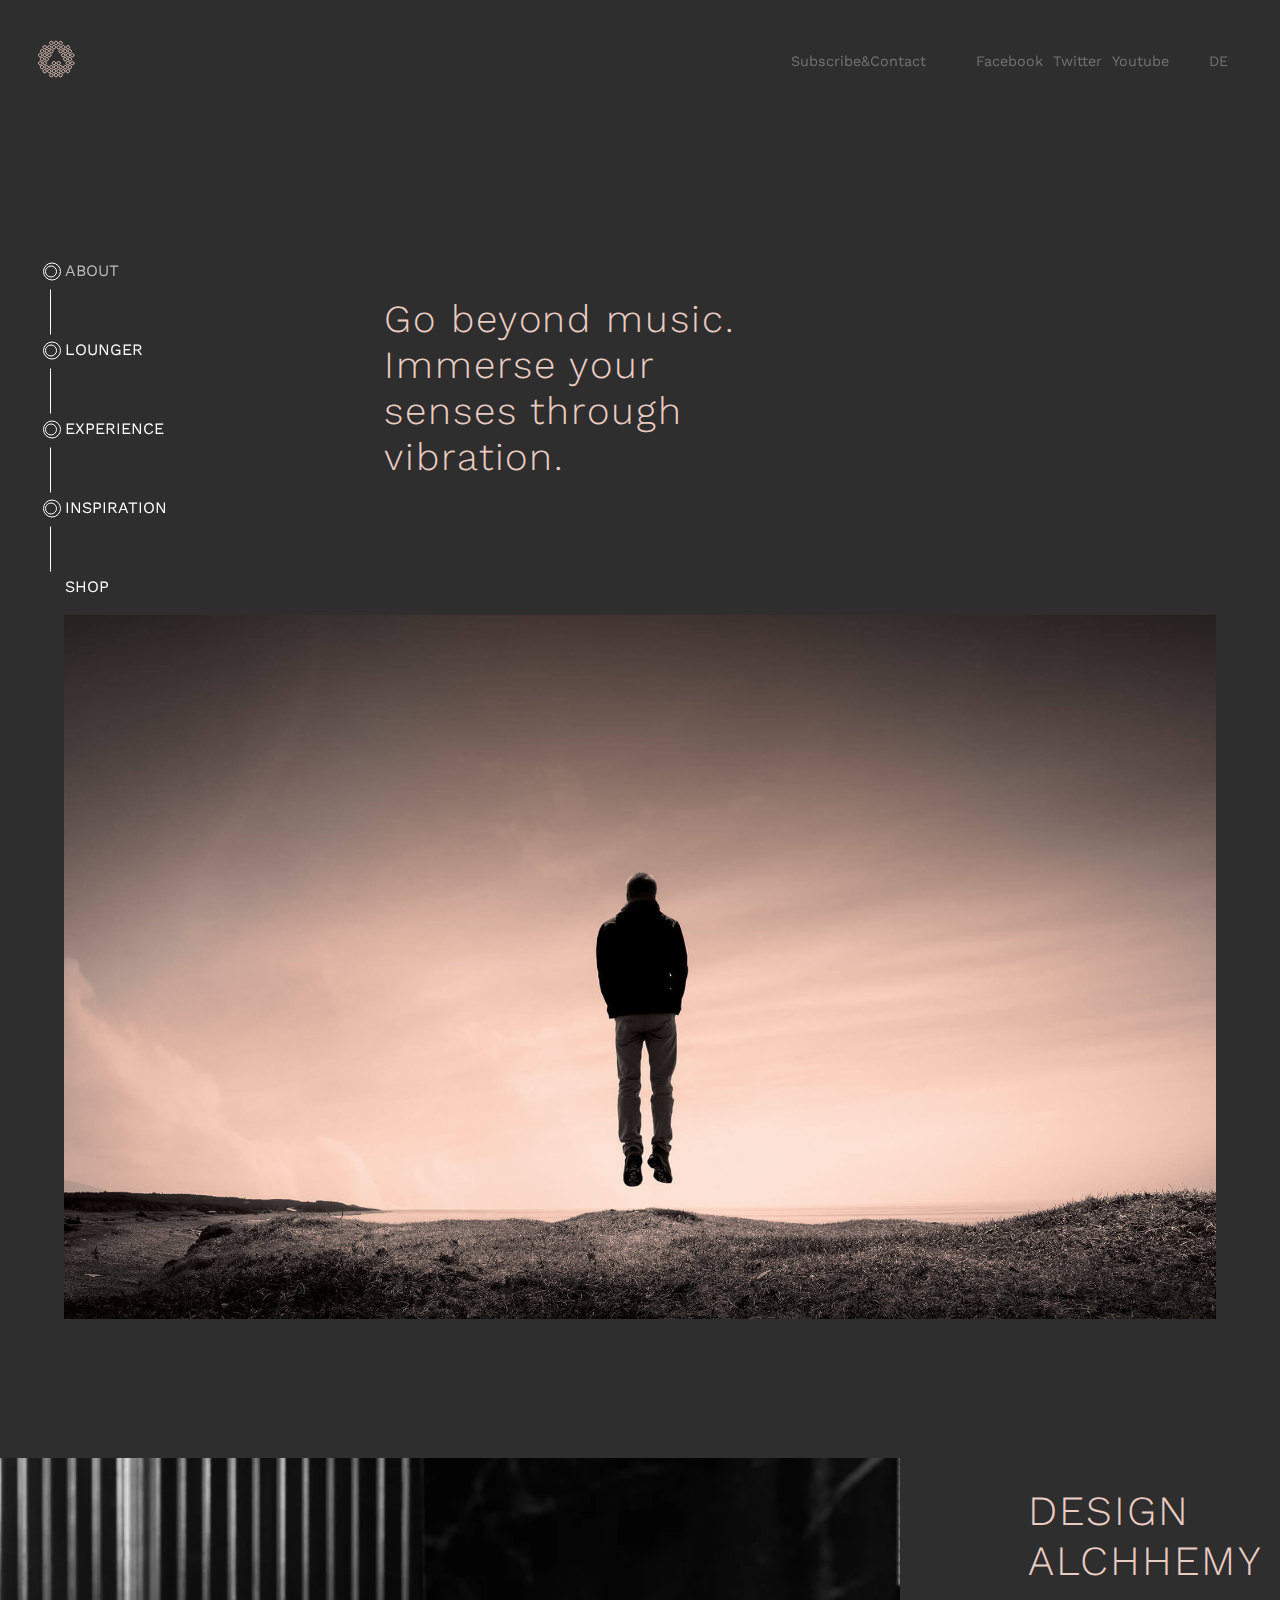
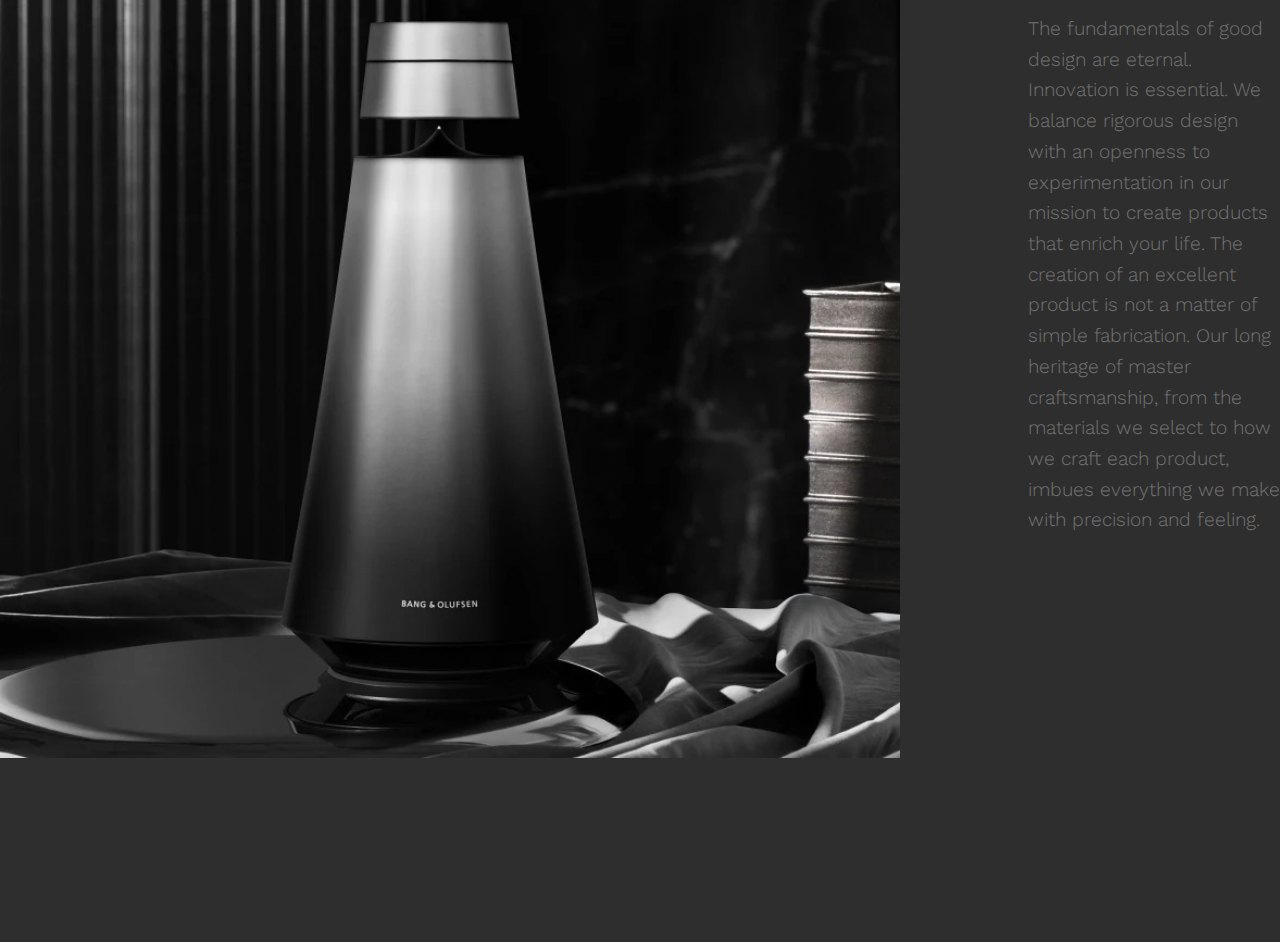
<file: index.html>
<!DOCTYPE html>
<html lang="en">

<head>
    <meta charset="UTF-8">
    <meta name="viewport" content="width=device-width, initial-scale=1.0">
    <title>About</title>
    <link rel="stylesheet" href="assets/css/style.css">
</head>

<body>
    <header>
        <div><img src="assets/img/logo.svg" alt=""></div>
        <nav>
            <a href="">Subscribe&Contact</a>
            <a href="">Facebook</a>
            <a href="">Twitter</a>
            <a href="">Youtube</a>
            <a href="">DE</a>
        </nav>
    </header>

    <main>
        <section id="aboutMan">
            <h1>Go beyond music. Immerse your senses through vibration.</h1>
            <div><img src="assets/img/section-about-1.jpg" alt=""></div>
        </section>

        <section id="aboutDesign">
            <div><img src="assets/img/BS1_NYC_Home.webp" alt=""></div>
            <div>
                <h1>Design Alchhemy</h1>
                <p>The fundamentals of good design are eternal. Innovation is essential. We balance rigorous design with
                    an openness to experimentation in our mission to create products that enrich your life. The creation
                    of an excellent product is not a matter of simple fabrication. Our long heritage of master
                    craftsmanship, from the materials we select to how we craft each product, imbues everything we make
                    with precision and feeling.</p>
            </div>
        </section>
    </main>

    <aside>
        <nav>
            <ul>
                <li>
                    <a class="active" href="index.html">ABOUT</a>
                    <span class="circle"></span>
                </li>
                <li>
                    <a href="assets/html/lounger.html">LOUNGER</a>
                    <span class="circle"></span>
                </li>
                <li>
                    <a href="assets/html/experience.html">EXPERIENCE</a>
                    <span class="circle"></span>
                </li>
                <li>
                    <a href="assets/html/inspiration.html">INSPIRATION</a>
                    <span class="circle"></span>
                </li>
                <li><a href="assets/html/shop.html">SHOP</a></li>
            </ul>
        </nav>
    </aside>
</body>

</html>
</file>
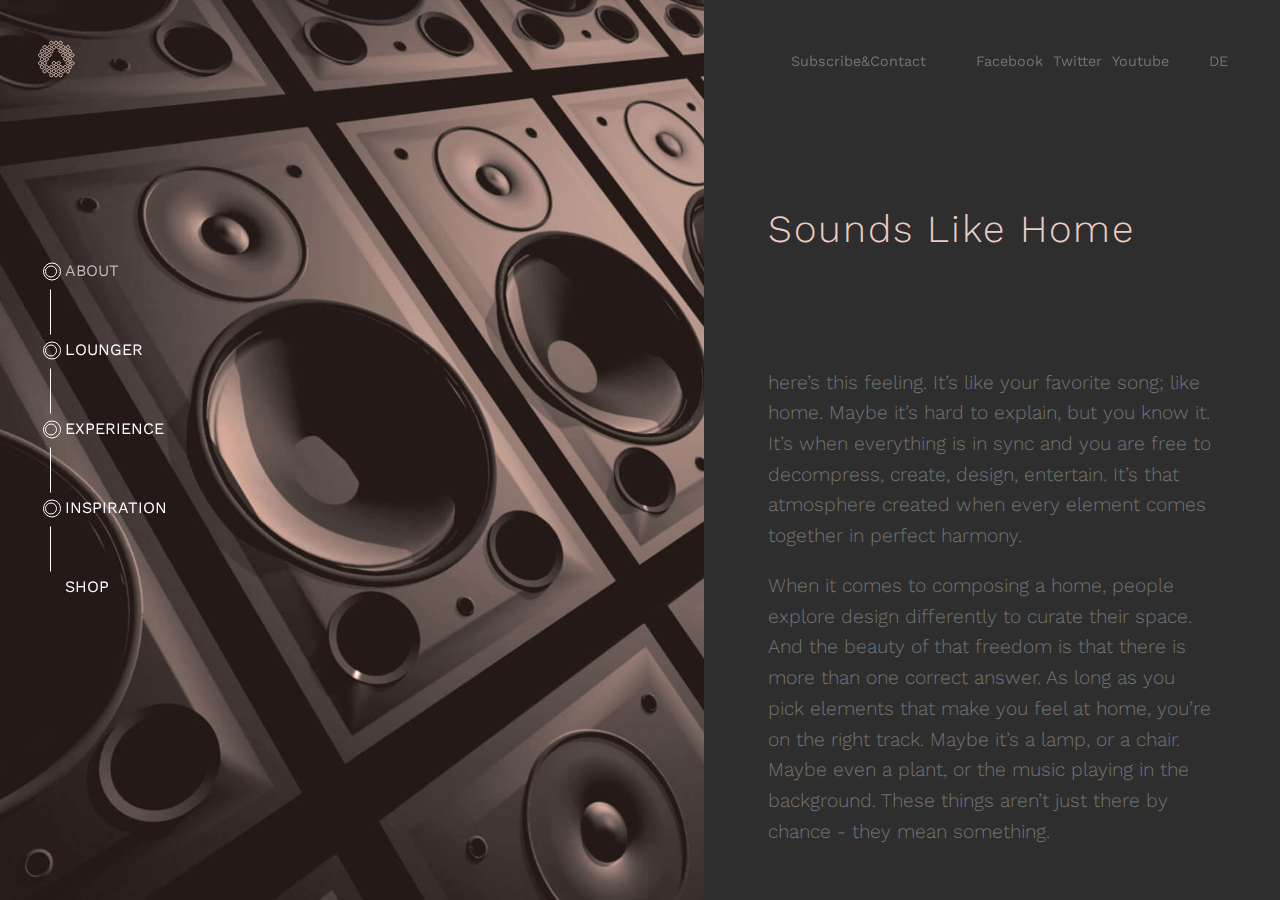
<file: assets/html/experience.html>
<!DOCTYPE html>
<html lang="en">

<head>
    <meta charset="UTF-8">
    <meta name="viewport" content="width=device-width, initial-scale=1.0">
    <title>Experience</title>
    <link rel="stylesheet" href="../css/style.css">
</head>

<body>
    <header>
        <div><img src="../img/logo.svg" alt=""></div>
        <nav>
            <a href="">Subscribe&Contact</a>
            <a href="">Facebook</a>
            <a href="">Twitter</a>
            <a href="">Youtube</a>
            <a href="">DE</a>
        </nav>
    </header>

    <section id="experience">
        <div></div>
        <div>
            <h1>Sounds Like Home</h1>
            <p>here’s this feeling. It’s like your favorite song; like home. Maybe it’s hard to explain, but you know
                it. It’s when everything is in sync and you are free to decompress, create, design, entertain. It’s that
                atmosphere created when every element comes together in perfect harmony.</p>
            <p> When it comes to composing a home, people explore design differently to curate their space. And the beauty of that freedom is that
                there is more than one correct answer. As long as you pick elements that make you feel at home, you’re
                on the right track. Maybe it’s a lamp, or a chair. Maybe even a plant, or the music playing in the
                background. These things aren’t just there by chance - they mean something.</p>
        </div>
    </section>

    <aside>
        <nav>
            <ul>
                <li>
                    <a class="active" href="../../index.html">ABOUT</a>
                    <span class="circle"></span>
                </li>
                <li>
                    <a href="lounger.html">LOUNGER</a>
                    <span class="circle"></span>
                </li>
                <li>
                    <a href="experience.html">EXPERIENCE</a>
                    <span class="circle"></span>
                </li>
                <li>
                    <a href="inspiration.html">INSPIRATION</a>
                    <span class="circle"></span>
                </li>
                <li><a href="shop.html">SHOP</a></li>
            </ul>
        </nav>
    </aside>
</body>

</html>
</file>
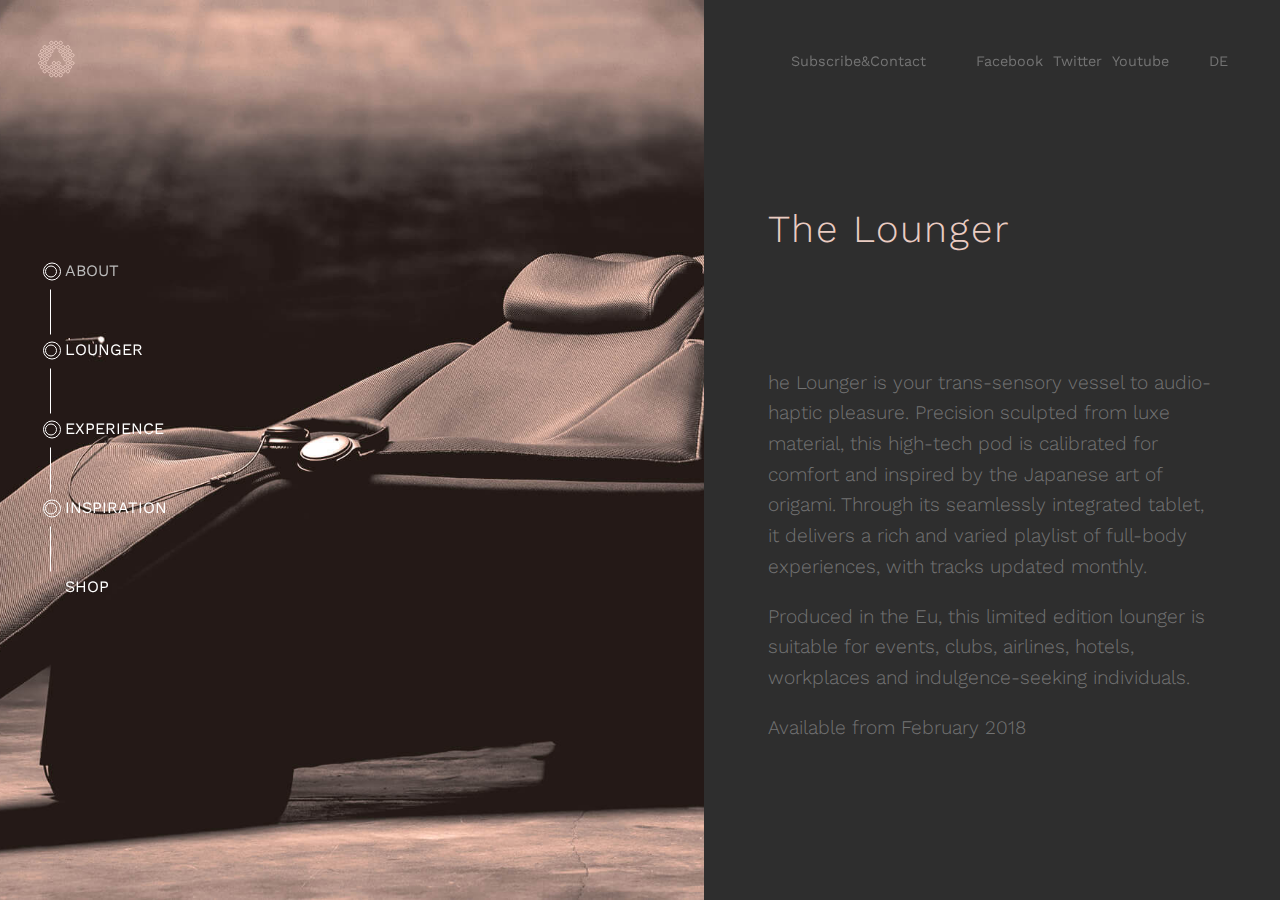
<file: assets/html/lounger.html>
<!DOCTYPE html>
<html lang="en">

<head>
    <meta charset="UTF-8">
    <meta name="viewport" content="width=device-width, initial-scale=1.0">
    <title>Lounger</title>
    <link rel="stylesheet" href="../css/style.css">
</head>

<body>
    <header>
        <div><img src="../img/logo.svg" alt=""></div>
        <nav>
            <a href="">Subscribe&Contact</a>
            <a href="">Facebook</a>
            <a href="">Twitter</a>
            <a href="">Youtube</a>
            <a href="">DE</a>
        </nav>
    </header>

    <section id="lounger">
        <div></div>
        <div>
            <h1>The Lounger</h1>
            <p>he Lounger is your trans-sensory vessel to audio-haptic pleasure. Precision sculpted from luxe material,
                this high-tech pod is calibrated for comfort and inspired by the Japanese art of origami. Through its
                seamlessly integrated tablet, it delivers a rich and varied playlist of full-body experiences, with
                tracks updated monthly.</p>
            <p>Produced in the Eu, this limited edition lounger is suitable for events, clubs,
                airlines, hotels, workplaces and indulgence-seeking individuals.</p>
            <p>Available from February 2018</p>
        </div>
    </section>

    <aside>
        <nav>
            <ul>
                <li>
                    <a class="active" href="../../index.html">ABOUT</a>
                    <span class="circle"></span>
                </li>
                <li>
                    <a href="lounger.html">LOUNGER</a>
                    <span class="circle"></span>
                </li>
                <li>
                    <a href="experience.html">EXPERIENCE</a>
                    <span class="circle"></span>
                </li>
                <li>
                    <a href="inspiration.html">INSPIRATION</a>
                    <span class="circle"></span>
                </li>
                <li><a href="shop.html">SHOP</a></li>
            </ul>
        </nav>
    </aside>
</body>

</html>
</file>
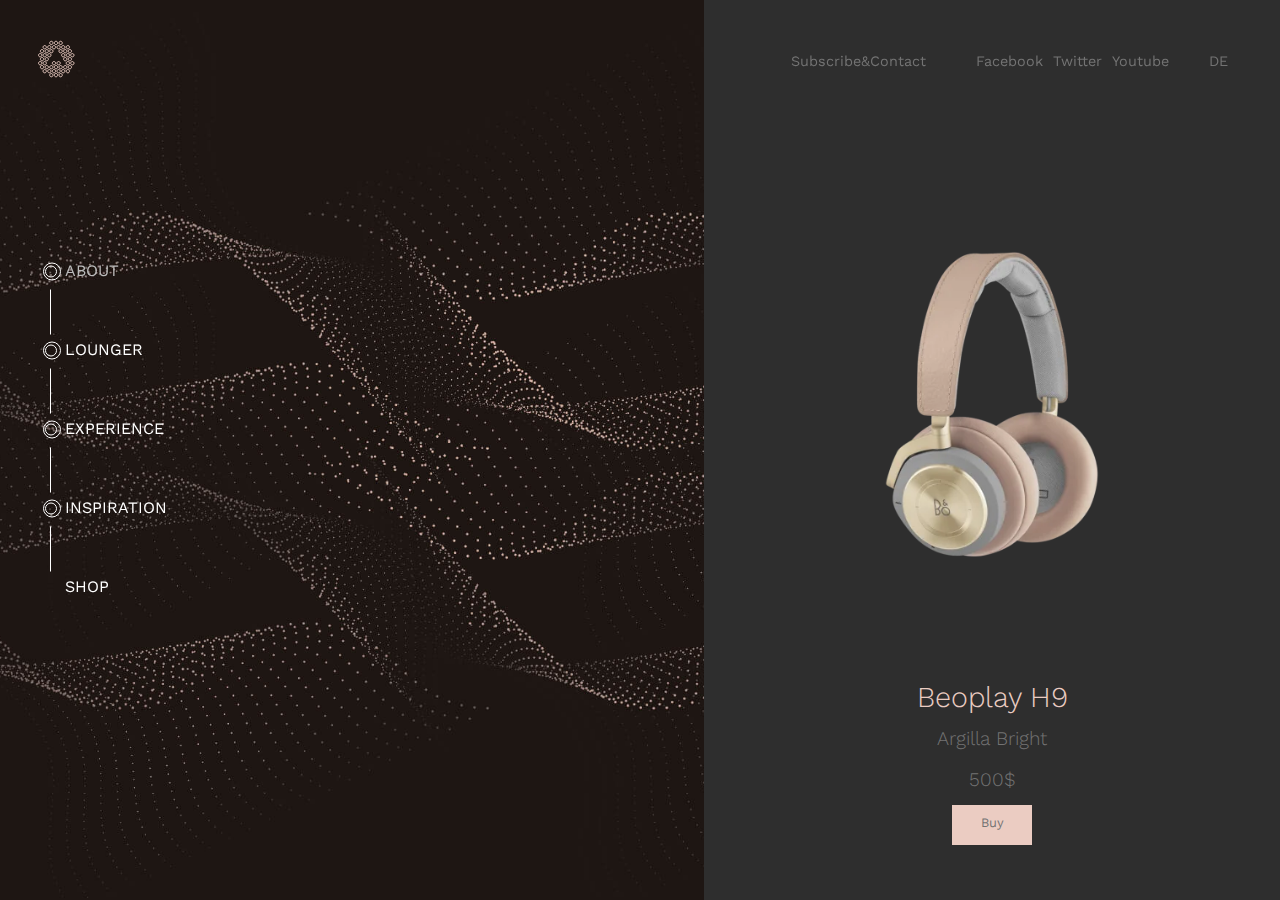
<file: assets/html/shop.html>
<!DOCTYPE html>
<html lang="en">

<head>
    <meta charset="UTF-8">
    <meta name="viewport" content="width=device-width, initial-scale=1.0">
    <title>Shop</title>
    <link rel="stylesheet" href="../css/style.css">
</head>

<body>
    <header>
        <div><img src="../img/logo.svg" alt=""></div>
        <nav>
            <a href="">Subscribe&Contact</a>
            <a href="">Facebook</a>
            <a href="">Twitter</a>
            <a href="">Youtube</a>
            <a href="">DE</a>
        </nav>
    </header>

    <section id="shop">
        <div id="shopBground"></div>

        <article>
            <div id="headset"></div>
            <div>
                <h3>Beoplay H9</h3>
                <p>Argilla Bright</p>
                <p>500$</p>
                <a href="">Buy</a>
            </div>
        </article>

    </section>

    <aside>
        <nav>
            <ul>
                <li>
                    <a class="active" href="../../index.html">ABOUT</a>
                    <span class="circle"></span>
                </li>
                <li>
                    <a href="lounger.html">LOUNGER</a>
                    <span class="circle"></span>
                </li>
                <li>
                    <a href="experience.html">EXPERIENCE</a>
                    <span class="circle"></span>
                </li>
                <li>
                    <a href="inspiration.html">INSPIRATION</a>
                    <span class="circle"></span>
                </li>
                <li><a href="shop.html">SHOP</a></li>
            </ul>
        </nav>
    </aside>
</body>

</html>
</file>
<file: assets/css/style.css>
@import url('https://fonts.googleapis.com/css2?family=Work+Sans:ital,wght@0,100;0,200;0,300;0,400;0,500;0,600;0,800;0,900;1,100;1,200;1,400;1,500;1,600;1,800;1,900&display=swap');
html{
    margin: 0;
}
body{
    margin: 0;
    background-color: #2e2e2e;
    font-family: 'Work Sans', sans-serif;
}
h1{
    color: rgb(234, 204, 194);
    font-size: 2.4em;
    font-weight: 300;
    line-height: 1.2em;
    letter-spacing: 0.05em;
}
h3{
    color: rgb(234, 204, 194);
    font-size: 1.4em;
    font-weight: 300;
}
p{
    color: rgb(115, 115, 115);
    font-size: 1.2em;
    line-height: 1.6em;
    font-weight: 300;
}
a{
    text-decoration: none;
    color: rgb(115, 115, 115);
    font-size: .9em;
}



header{
    position: fixed;
    display: flex;
    justify-content: space-between;
    margin: auto 3%;
    width: 100%; 
    top: 40px;
}
header nav:last-of-type{
    display: flex;
    justify-content: space-between;
    width: 32%;
    align-items: center;
    margin-right: 10%;
}
header nav a{
    padding-left: 10px;
}
header nav a:nth-of-type(1){
    padding-right: 40px;
}
header nav a:nth-of-type(5){
    padding-left: 40px;
}
header a:hover{
    text-decoration: underline;
    color: rgb(234, 204, 194) ;
}



#aboutMan h1{
    padding-top: 30vh;
    margin-left: 30%;
    width: 30%;
}
#aboutMan div{
    margin: 15vh auto;
    width: 100%;
    text-align: center;
}
#aboutMan div img{
    width: 90%;
}


#aboutDesign{
    display: flex;
    justify-content: center;
}
#aboutDesign div:first-of-type{
    margin-right: 10%;
}
#aboutDesign div img{
    height: 100vh;
}
#aboutDesign div:last-of-type{
    width: 30%;
}
#aboutDesign div h1{
    text-transform: uppercase;
    font-size: 2.6em;
}
#aboutDesign{
    margin-bottom: 20vh;
}


#lounger{
    display: flex;
}
#lounger div:first-child{
    height: 100vh;
    width: 55%;
    background: url(../img/section-voyager.jpg) center/cover;
}
#lounger div:last-child{
    width: 35%;
    padding-left: 5%;
    padding-right: 5%;
}
#lounger div h1{
    padding-top: 20vh;
    padding-bottom: 10vh;
}



#experience{
    display: flex;
}
#experience div:first-child{
    height: 100vh;
    width: 55%;
    background: url(../img/section-experience-1.jpg) center/cover;
}
#experience div:last-child{
    width: 35%;
    padding-left: 5%;
    padding-right: 5%;
}
#experience div h1{
    padding-top: 20vh;
    padding-bottom: 10vh;
}




#inspiration1{
    width: 100%;
    text-align: center;
}
#inspiration1 video{
    width: 55%;
    margin: 30vh auto;
}

#inspiration2{
    margin-left: 20%;
}
#inspiration2 div{
    display: flex;
}
#inspiration2 div P{
    font-size: .8em;
    letter-spacing: .2em;
    border: 1px solid #fff;
    padding: 3px 10px;
    margin-right: 7px;
    margin-bottom: 0;
}

#inspiration3{
    margin-top: 20vh;
}
#inspiration3 article{
    display: grid;
    grid-template-columns: 1fr 1fr;
    grid-template-rows: repeat(2 1fr);
    margin: 0 25%;
    align-items: center;
    max-width: 60%;
}

#inspiration3 article:first-child div:first-child{
    background: url(../img/ETC_6.webp) center/cover no-repeat;
    height: 100%;
    width: 100%; 
    margin: 0;
    padding: 0;
}
#inspiration3 article:last-child div:last-child{
    background: url(../img/ETC_5.webp) center/cover no-repeat;
    height: 100%;
    width: 100%; 
    margin: 0;
    padding: 0;
}

#inspiration3 img{
    width: 100%;
    height: 100%;
}
#inspiration3 div:nth-of-type(1n+2){
    padding: 10vh 5%;
}


#shop{
    display: flex;
    m0
}
#shopBground{
    background: url(../img/section-composition4.jpg) center/ cover no-repeat;
    height: 100vh;
    width: 55%;    
}
#shop article{
    width: 45%;
}
#headset{
    background: url(../img/h9-argilla-bright-hero-1000x1000.webp) center / contain no-repeat;
    height: 70%;
    width: 70%;
    margin: 10vh auto -40px;
}
#shop article div:last-child{
    text-align: center;
}
#shop article h3{
    font-size: 1.8em;
    margin: 0;
}
#shop article p{
    margin: 10px;
}
#shop article a{
    background: #ebccc2;
    display: block;
    font-size: .8em;
    width: 80px;
    height: 20px;
    padding-top: 10px;
    padding-bottom: 10px;
    margin: auto;
}
#shop article a:hover{
    background: #867772;
    border-bottom: none;
} 


aside nav{
    width: 150px;
    position: fixed;
    top: 50%;
    transform: translateY(-50%);
    left: 25px;
}
aside a{
    text-decoration: none;
    color: #fff;
    font-size: 16px;
}
aside li{
    margin-bottom: 60px;
    position: relative;
    list-style: none;
}

.active{
    color: #bbb;
}

aside li:not(:last-child)::after{
    position: absolute;
    content: "";
    width: 1px;
    height: 45px;
    background: #fff;
    top: 29px;
    left: -15px;
}
aside span{
    position: absolute;
    height: 10px;
    width: 10px;
    border:1px solid #fff;
    border-radius: 50%;
    top: 5px;
    left: -20px;
}
aside span::before{
    position: absolute;
    content:"";
    height: 16px;
    width: 16px;
    border:1px solid #fff;
    border-radius: 50%;
    top: -4px;
    left: -3.5px;
}
.active+span::before{
    display: block;    
}
</file>
